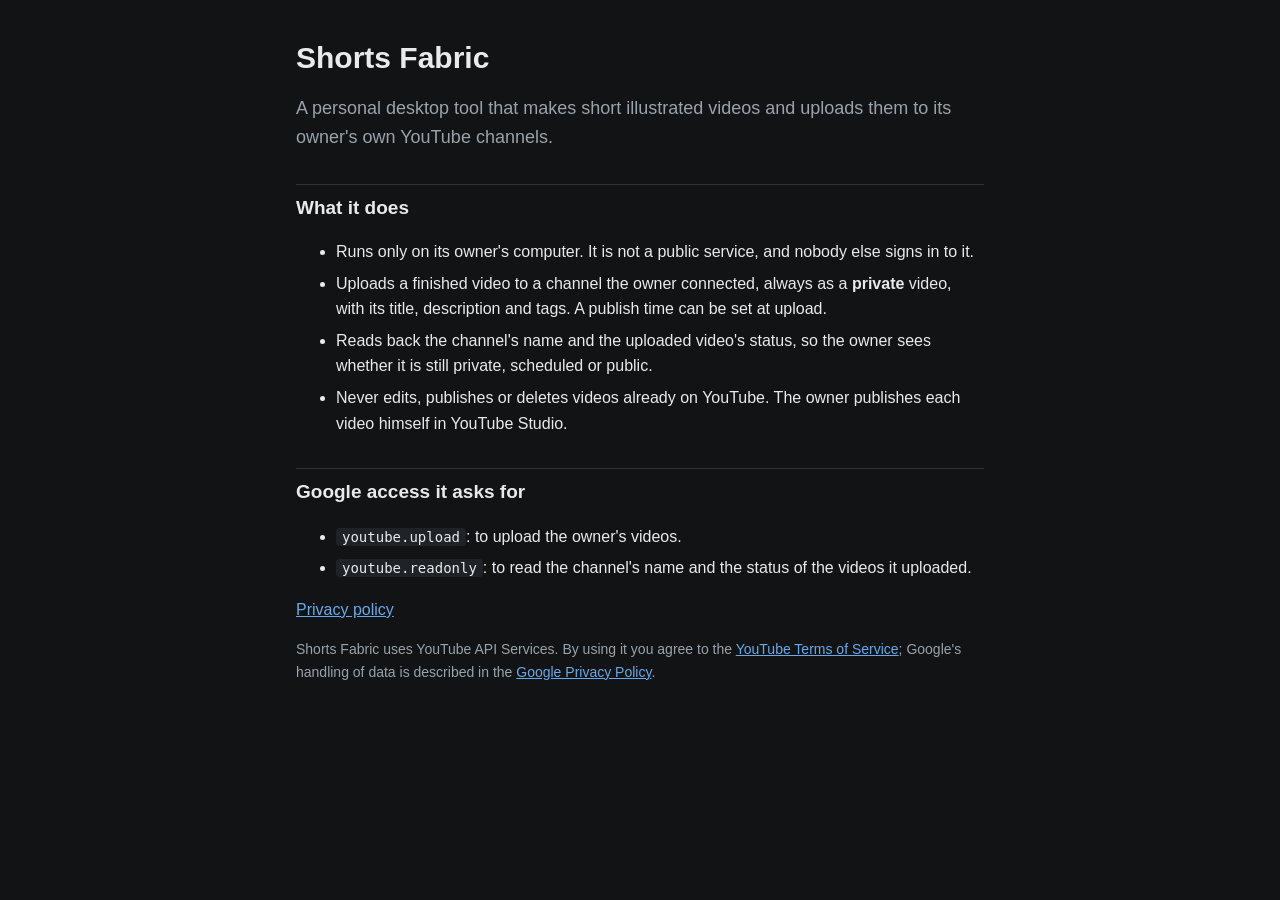
<file: index.html>
<!doctype html>
<html lang="en">
<head>
<meta charset="utf-8">
<meta name="viewport" content="width=device-width, initial-scale=1">
<title>Shorts Fabric</title>
<link rel="stylesheet" href="style.css">
</head>
<body>
<main>
<h1>Shorts Fabric</h1>
<p class="lead">A personal desktop tool that makes short illustrated videos and uploads them to its owner's own YouTube channels.</p>

<h2>What it does</h2>
<ul>
  <li>Runs only on its owner's computer. It is not a public service, and nobody else signs in to it.</li>
  <li>Uploads a finished video to a channel the owner connected, always as a <strong>private</strong> video, with its title, description and tags. A publish time can be set at upload.</li>
  <li>Reads back the channel's name and the uploaded video's status, so the owner sees whether it is still private, scheduled or public.</li>
  <li>Never edits, publishes or deletes videos already on YouTube. The owner publishes each video himself in YouTube Studio.</li>
</ul>

<h2>Google access it asks for</h2>
<ul>
  <li><code>youtube.upload</code>: to upload the owner's videos.</li>
  <li><code>youtube.readonly</code>: to read the channel's name and the status of the videos it uploaded.</li>
</ul>

<p><a href="privacy.html">Privacy policy</a></p>
<p class="muted">Shorts Fabric uses YouTube API Services. By using it you agree to the <a href="https://www.youtube.com/t/terms">YouTube Terms of Service</a>; Google's handling of data is described in the <a href="https://policies.google.com/privacy">Google Privacy Policy</a>.</p>
</main>
</body>
</html>
</file>
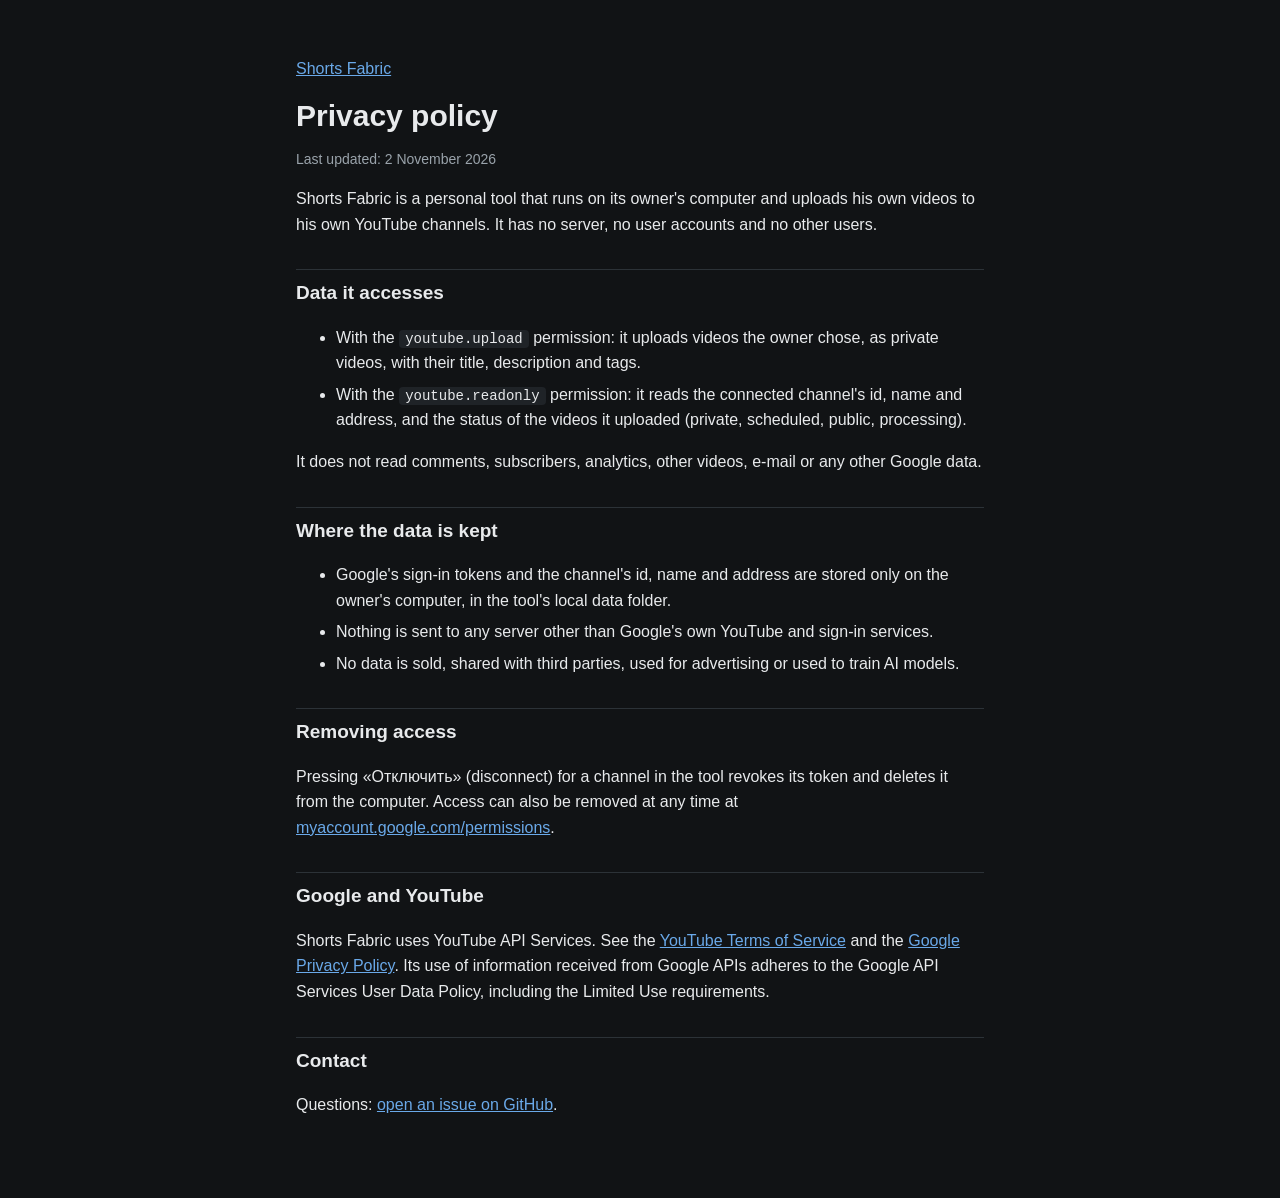
<file: privacy.html>
<!doctype html>
<html lang="en">
<head>
<meta charset="utf-8">
<meta name="viewport" content="width=device-width, initial-scale=1">
<title>Shorts Fabric: privacy policy</title>
<link rel="stylesheet" href="style.css">
</head>
<body>
<main>
<p><a href="./">Shorts Fabric</a></p>
<h1>Privacy policy</h1>
<p class="muted">Last updated: 2 November 2026</p>

<p>Shorts Fabric is a personal tool that runs on its owner's computer and uploads his own videos to his own YouTube channels. It has no server, no user accounts and no other users.</p>

<h2>Data it accesses</h2>
<ul>
  <li>With the <code>youtube.upload</code> permission: it uploads videos the owner chose, as private videos, with their title, description and tags.</li>
  <li>With the <code>youtube.readonly</code> permission: it reads the connected channel's id, name and address, and the status of the videos it uploaded (private, scheduled, public, processing).</li>
</ul>
<p>It does not read comments, subscribers, analytics, other videos, e-mail or any other Google data.</p>

<h2>Where the data is kept</h2>
<ul>
  <li>Google's sign-in tokens and the channel's id, name and address are stored only on the owner's computer, in the tool's local data folder.</li>
  <li>Nothing is sent to any server other than Google's own YouTube and sign-in services.</li>
  <li>No data is sold, shared with third parties, used for advertising or used to train AI models.</li>
</ul>

<h2>Removing access</h2>
<p>Pressing «Отключить» (disconnect) for a channel in the tool revokes its token and deletes it from the computer. Access can also be removed at any time at <a href="https://myaccount.google.com/permissions">myaccount.google.com/permissions</a>.</p>

<h2>Google and YouTube</h2>
<p>Shorts Fabric uses YouTube API Services. See the <a href="https://www.youtube.com/t/terms">YouTube Terms of Service</a> and the <a href="https://policies.google.com/privacy">Google Privacy Policy</a>. Its use of information received from Google APIs adheres to the Google API Services User Data Policy, including the Limited Use requirements.</p>

<h2>Contact</h2>
<p>Questions: <a href="https://github.com/eugeniusIT/shorts-fabric/issues">open an issue on GitHub</a>.</p>
</main>
</body>
</html>
</file>
<file: style.css>
:root { --bg: #111315; --text: #e8eaec; --muted: #9aa3ab; --link: #6aa9e9; --line: #2c3237; }
* { box-sizing: border-box; }
body { margin: 0; background: var(--bg); color: var(--text); font: 16px/1.6 -apple-system, BlinkMacSystemFont, "Segoe UI", Roboto, Arial, sans-serif; }
main { max-width: 720px; margin: 0 auto; padding: 40px 16px 64px; }
h1 { font-size: 30px; line-height: 1.2; margin: 0 0 12px; }
h2 { font-size: 19px; margin: 32px 0 10px; padding-top: 8px; border-top: 1px solid var(--line); }
.lead { font-size: 18px; color: var(--muted); }
.muted { color: var(--muted); font-size: 14px; }
a { color: var(--link); }
code { background: #1f2327; padding: 1px 6px; border-radius: 4px; font-size: 14px; }
li { margin: 6px 0; }
</file>
